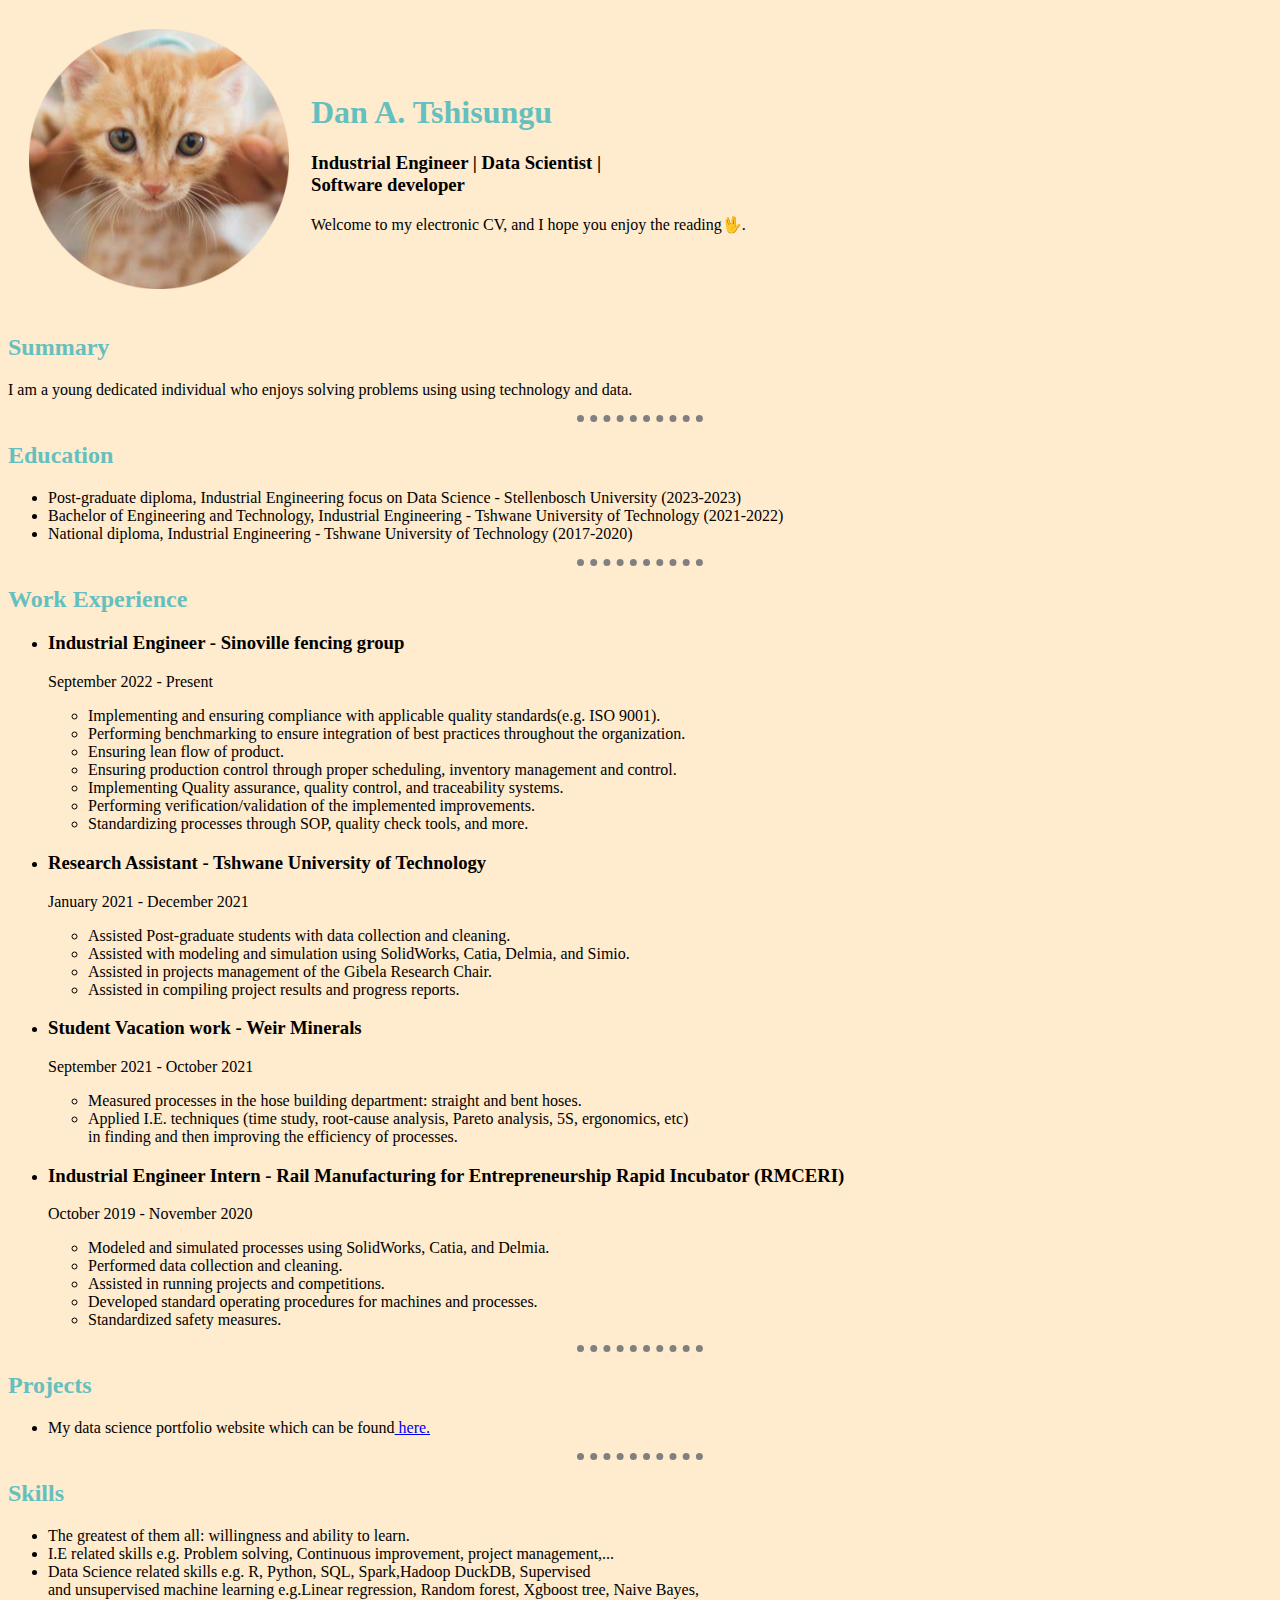
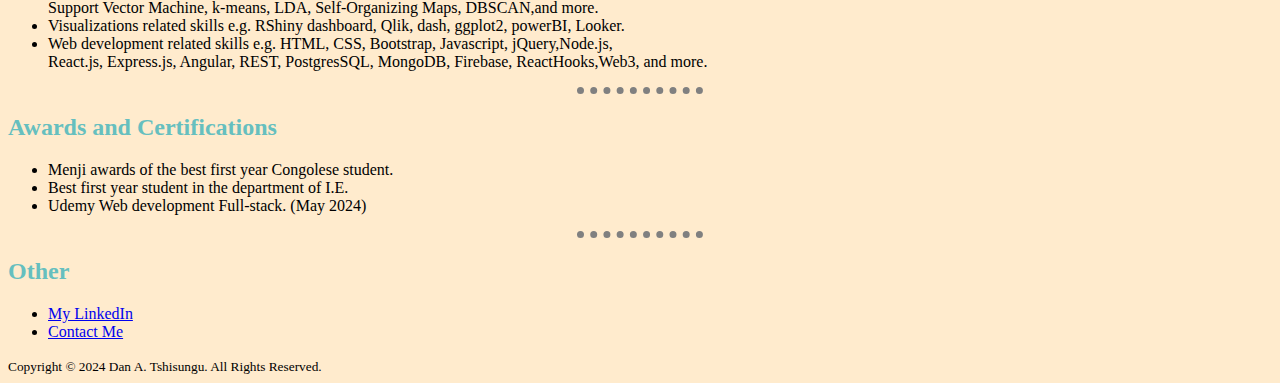
<file: 1. Initial HTML Resume/index.html>
<!DOCTYPE html>
<html lang="en">
<!-- HEAD SECTION -->
<head>
    <meta charset="UTF-8">
    <meta name="viewport" content="width=device-width, initial-scale=1.0">
    <title>My Resume</title>
    <link rel="stylesheet" href="./style.css">


</head>
<!-- BODY SECTION -->
<body>
    <table cellspacing="20">
        <tr>
            <td><img src="./assets/images/profile.png" alt="Dan's profile picture"/>

            </td>
            <td><h1>Dan A. Tshisungu </h1>
                <p><h3>Industrial Engineer | Data Scientist |<br> Software developer</h3></p>
                <p>Welcome to my electronic CV, and I hope you enjoy the reading🖖.</p>
            </td>
        </tr>
   
    </table>
    <h2>Summary</h2>
    <p>I am a young dedicated individual who enjoys solving problems using using technology and data.</p>
    <hr>
    <h2>Education</h2>
        <ul>
            <li>Post-graduate diploma, Industrial Engineering focus on Data Science - Stellenbosch University (2023-2023)</li>
            <li>Bachelor of Engineering and Technology, Industrial Engineering - Tshwane University of Technology (2021-2022)</li>
            <li>National diploma, Industrial Engineering  - Tshwane University of Technology (2017-2020)</li>
        </ul>
    <hr>
    <h2>Work Experience</h2>
        <ul>
            <li><h3>Industrial Engineer - Sinoville fencing group</h3>
                September 2022 - Present
                <p>
                <ul>
                    <li>Implementing and ensuring compliance with applicable quality standards(e.g. ISO 9001).</li>
                    <li>Performing benchmarking to ensure integration of best practices throughout the organization.</li>
                    <li>Ensuring lean flow of product.</li>
                    <li>Ensuring production control through proper scheduling, inventory management and control.</li>
                    <li>Implementing Quality assurance, quality control, and traceability systems.</li>
                    <li>Performing verification/validation of the implemented improvements.</li>
                    <li>Standardizing processes through SOP, quality check tools, and more.</li>
                    
                </ul>
                </p>
            </li>

            <li><h3>Research Assistant - Tshwane University of Technology</h3>
                January 2021 - December 2021
                <p>
                    <ul>
                        <li>Assisted Post-graduate students with data collection and cleaning.</li>
                        <li>Assisted with modeling and simulation using SolidWorks, Catia, Delmia, and Simio.</li>
                        <li>Assisted in projects management of the Gibela Research Chair.</li>
                        <li>Assisted in compiling project results and progress reports.</li>
                    
                    </ul>
                </p>
            </li>

            <li><h3>Student Vacation work - Weir Minerals</h3>
                September 2021 - October 2021
                <p>
                    <ul>
                        <li>Measured processes in the hose building department: straight and bent hoses.</li>
                        <li>Applied I.E. techniques (time study, root-cause analysis, Pareto analysis, 5S, ergonomics, etc)  <br>
                            in finding and then improving the efficiency of processes.</li>
                    
                    </ul>
                </p>
            </li>

            <li><h3>Industrial Engineer Intern - Rail Manufacturing for Entrepreneurship Rapid Incubator (RMCERI)</h3>
                October 2019 - November 2020
                <p>
                    <ul>
                        <li>Modeled and simulated processes using SolidWorks, Catia, and Delmia.</li>
                        <li>Performed data collection and cleaning.</li>
                        <li>Assisted in running projects and competitions.</li>
                        <li>Developed standard operating procedures for machines and processes.</li>
                        <li>Standardized safety measures.</li>
                        
                    </ul>
                </p>
            </li>

        </ul>
        <hr>
    <h2>Projects</h2> 
        <ul>
            <li>My data science portfolio website which can be found<a href="https://dan-blogsite.netlify.app/"> here.</a></li>
    
        </ul>
    <hr>
    <h2>Skills</h2> 
        <ul>
            <li>The greatest of them all: willingness and ability to learn.</li>
            <li>I.E related skills e.g. Problem solving, Continuous improvement, project management,...</li>
            <li>Data Science related skills e.g. R, Python, SQL, Spark,Hadoop DuckDB, Supervised <br>and unsupervised machine learning e.g.Linear regression, Random forest, Xgboost tree, Naive Bayes, <br> Support Vector Machine, k-means, LDA, Self-Organizing Maps, DBSCAN,and more. </li>
            <li>Visualizations related skills e.g. RShiny dashboard, Qlik, dash, ggplot2, powerBI, Looker.</li>
            <li>Web development related skills e.g. HTML, CSS, Bootstrap, Javascript, jQuery,Node.js,<br> React.js, Express.js, Angular, REST, PostgresSQL, MongoDB, Firebase, ReactHooks,Web3, and more.</li>
        </ul>
    <hr>
    <h2>Awards and Certifications</h2>
        <ul>
            <li>Menji awards of the best first year Congolese student.</li>
            <li>Best first year student in the department of I.E.</li>
            <li>Udemy Web development Full-stack. (May 2024)</li>
        </ul>
    <hr>
    <h2>Other</h2>
        <ul>
            <li><a href="https://www.linkedin.com/in/dan-tshisungu-5772a3168/">My LinkedIn</a></li>
            <li><a href="./public/contact.html">Contact Me</a></li>
        </ul>
</body>
<footer>
    <small>Copyright © 2024 Dan A. Tshisungu. All Rights Reserved.</small>
</footer>
</html>
</file>
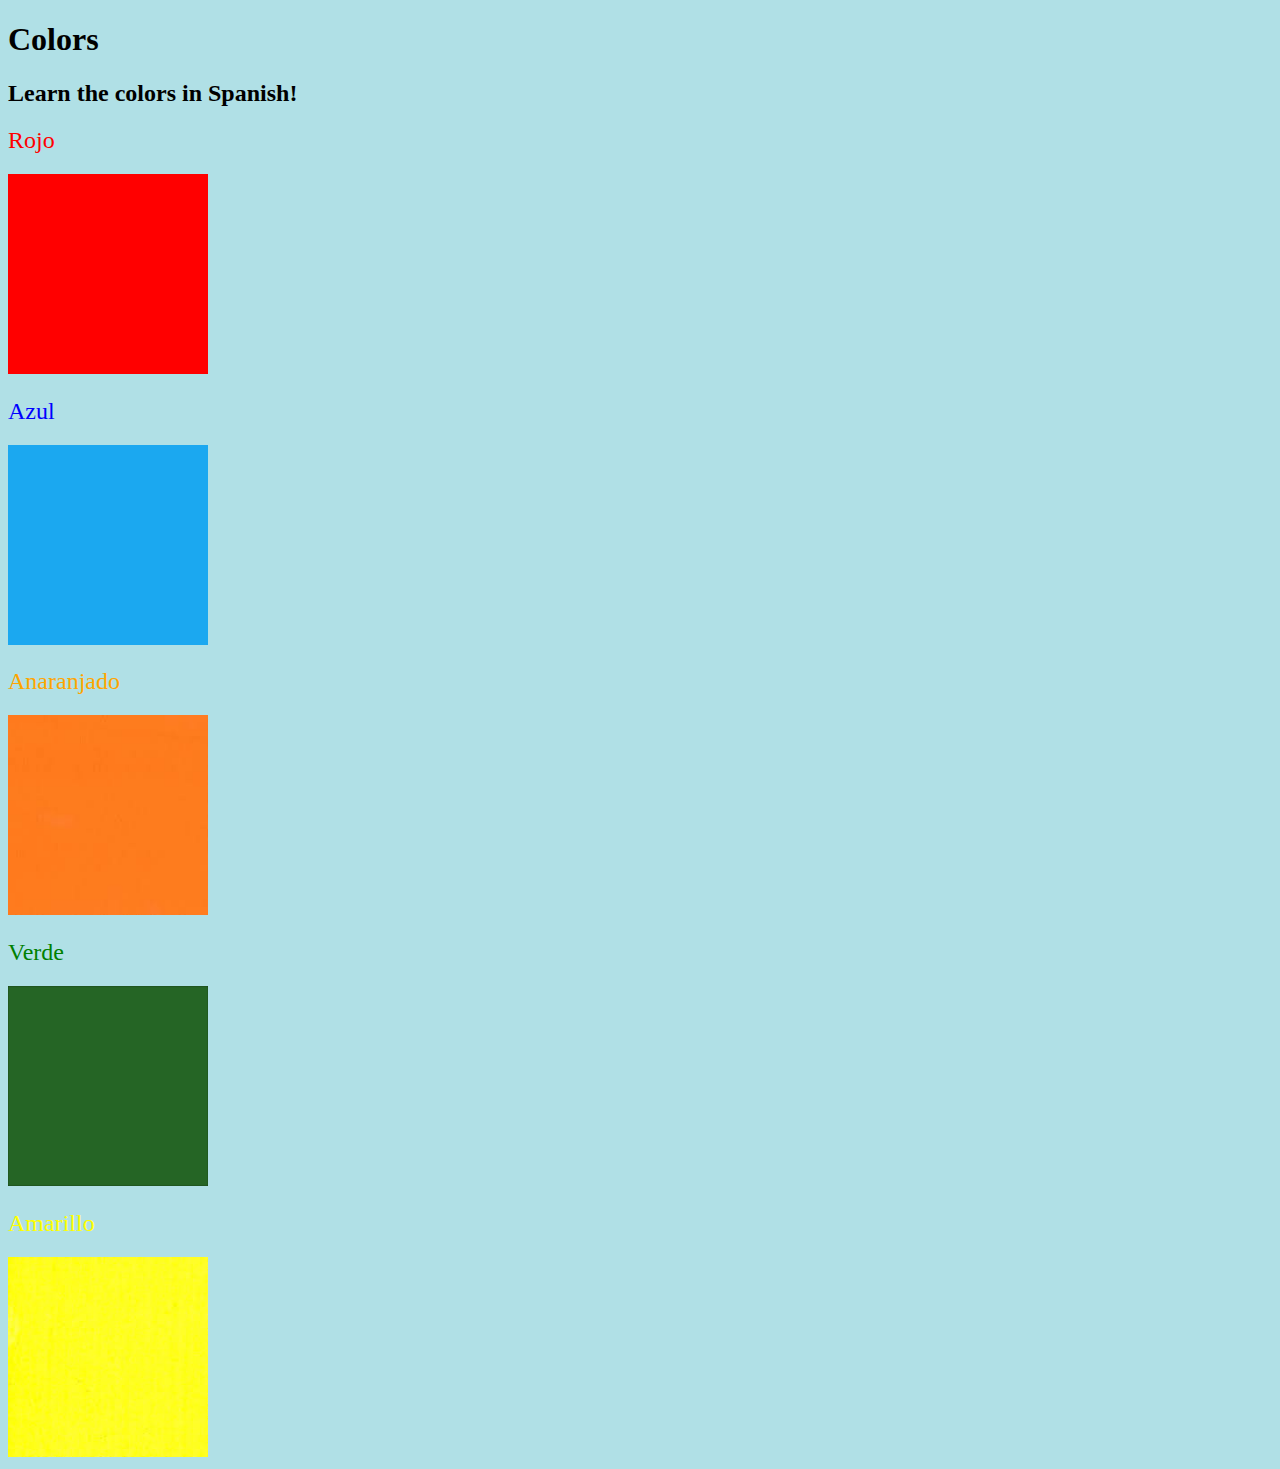
<file: 2. Color vocabulary Intro CSS/index.html>
<!DOCTYPE html>
<html lang="en">
  <head>
    <meta charset="UTF-8" />
    <title>Spanish Vocabulary</title>
    <link rel="stylesheet" href="./style.css" />
  </head>

  <body>
    <h1>Colors</h1>
    <h2>Learn the colors in Spanish!</h2>
    <h2 class="color-title" id="red">Rojo</h2>
    <img src="./assets/images/red.png" alt="red" />

    <h2 class="color-title" id="blue">Azul</h2>
    <img src="./assets/images/blue.png" alt="blue" />

    <h2 class="color-title" id="orange">Anaranjado</h2>
    <img src="./assets/images/orange.png" alt="orange" />

    <h2 class="color-title" id="green">Verde</h2>
    <img src="./assets/images/green.png" alt="green" />

    <h2 class="color-title" id="yellow">Amarillo</h2>
    <img src="./assets/images/yellow.png" alt="yellow" />
  </body>
</html>

<!-- 
TODOs
IMPORTANT: You should not need to make ANY CHANGES to index.html
All code should be written in your CSS file.

1. Create a CSS file and incorporate it as an external stylesheet.
2. Use CSS to style each of the color titles to meaning. 
Hint: Use the id to help if you don't know the words in spanish.
3. Use CSS to change all the color titles to have "font-weight: normal;"
4. Use CSS (not HTML) to make all the images 200px heigh and 200px wide. 
Hint: 
https://developer.mozilla.org/en-US/docs/Web/CSS/height
https://developer.mozilla.org/en-US/docs/Web/CSS/width
-->
</file>
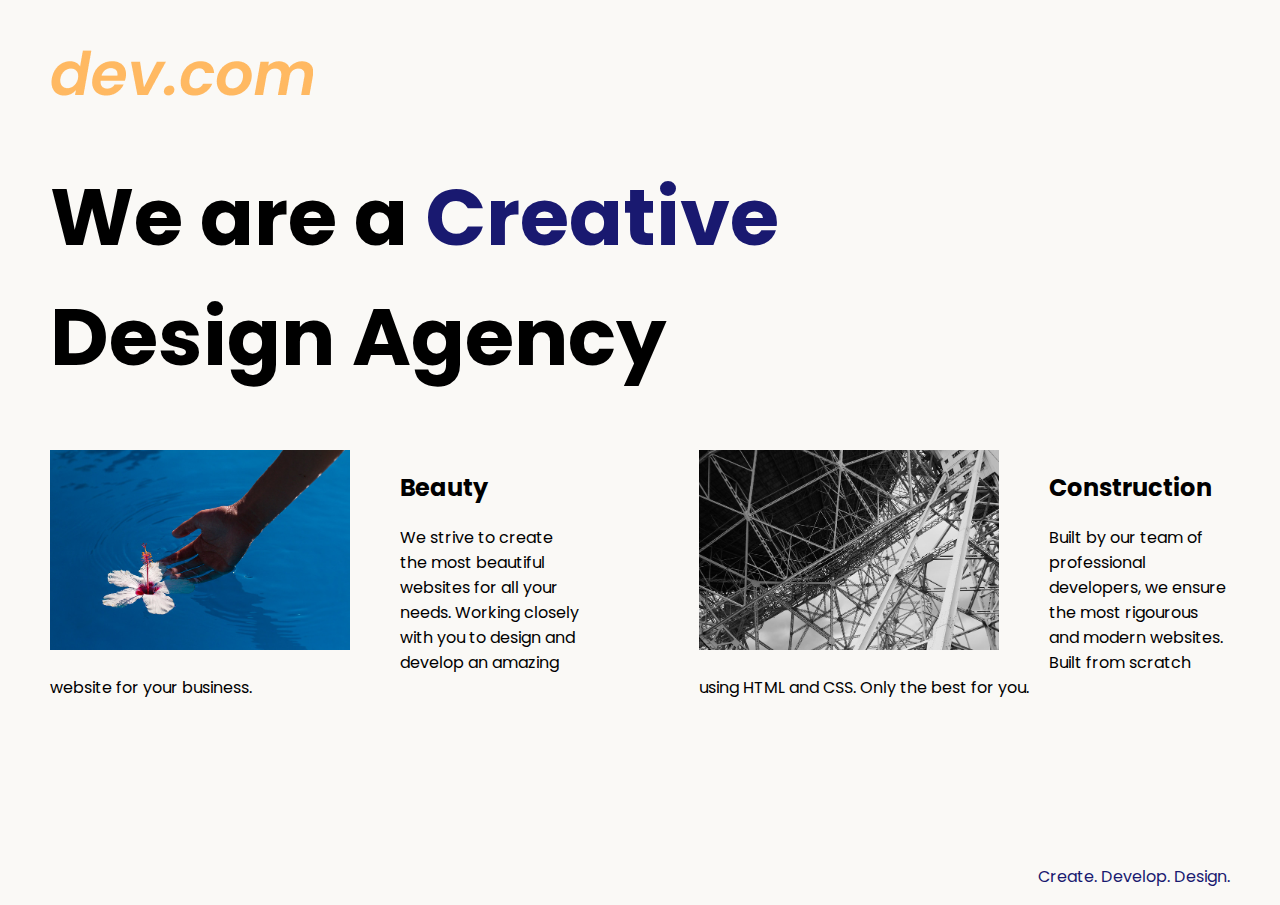
<file: 3. Web Design Agency -media query/index.html>
<!DOCTYPE html>
<html lang="en">

<head>
  <meta charset="UTF-8">
  <meta name="viewport" content="width=device-width, initial-scale=1.0">
  <title>Agency</title>
  <link rel="stylesheet" href="./style.css">
  <link rel="preconnect" href="https://fonts.googleapis.com">
  <link rel="preconnect" href="https://fonts.gstatic.com" crossorigin>
  <link href="https://fonts.googleapis.com/css2?family=Poppins:wght@400;700&display=swap" rel="stylesheet">
</head>

<body>
  <div class="main">
    <img class="logo" src="./assets/images/logo.png" alt="logo">
    <h1>We are a <span class="creative">Creative</span> <br /> Design Agency</h1>
    <div class="left card"><img class="tile-image" src="./assets/images/beautiful.jpg" alt="hand and flower in water">
      <h2 class="card-title">Beauty</h2>
      <p class="card-text">We strive to create the most beautiful websites for all your needs. Working closely with you
        to
        design and
        develop an amazing website for your business.</p>
    </div>

    <div class="right card"><img class="tile-image" src="./assets/images/construction.jpg" alt="metal structure">
      <h2 class="card-title">Construction</h2>
      <p>Built by our team of professional developers, we ensure the most rigourous and modern websites. Built from
        scratch using HTML and CSS. Only the best for you.</p>
    </div>

  </div>
  <footer>
    <p>Create. Develop. Design.</p>
  </footer>
</body>

</html>
</file>
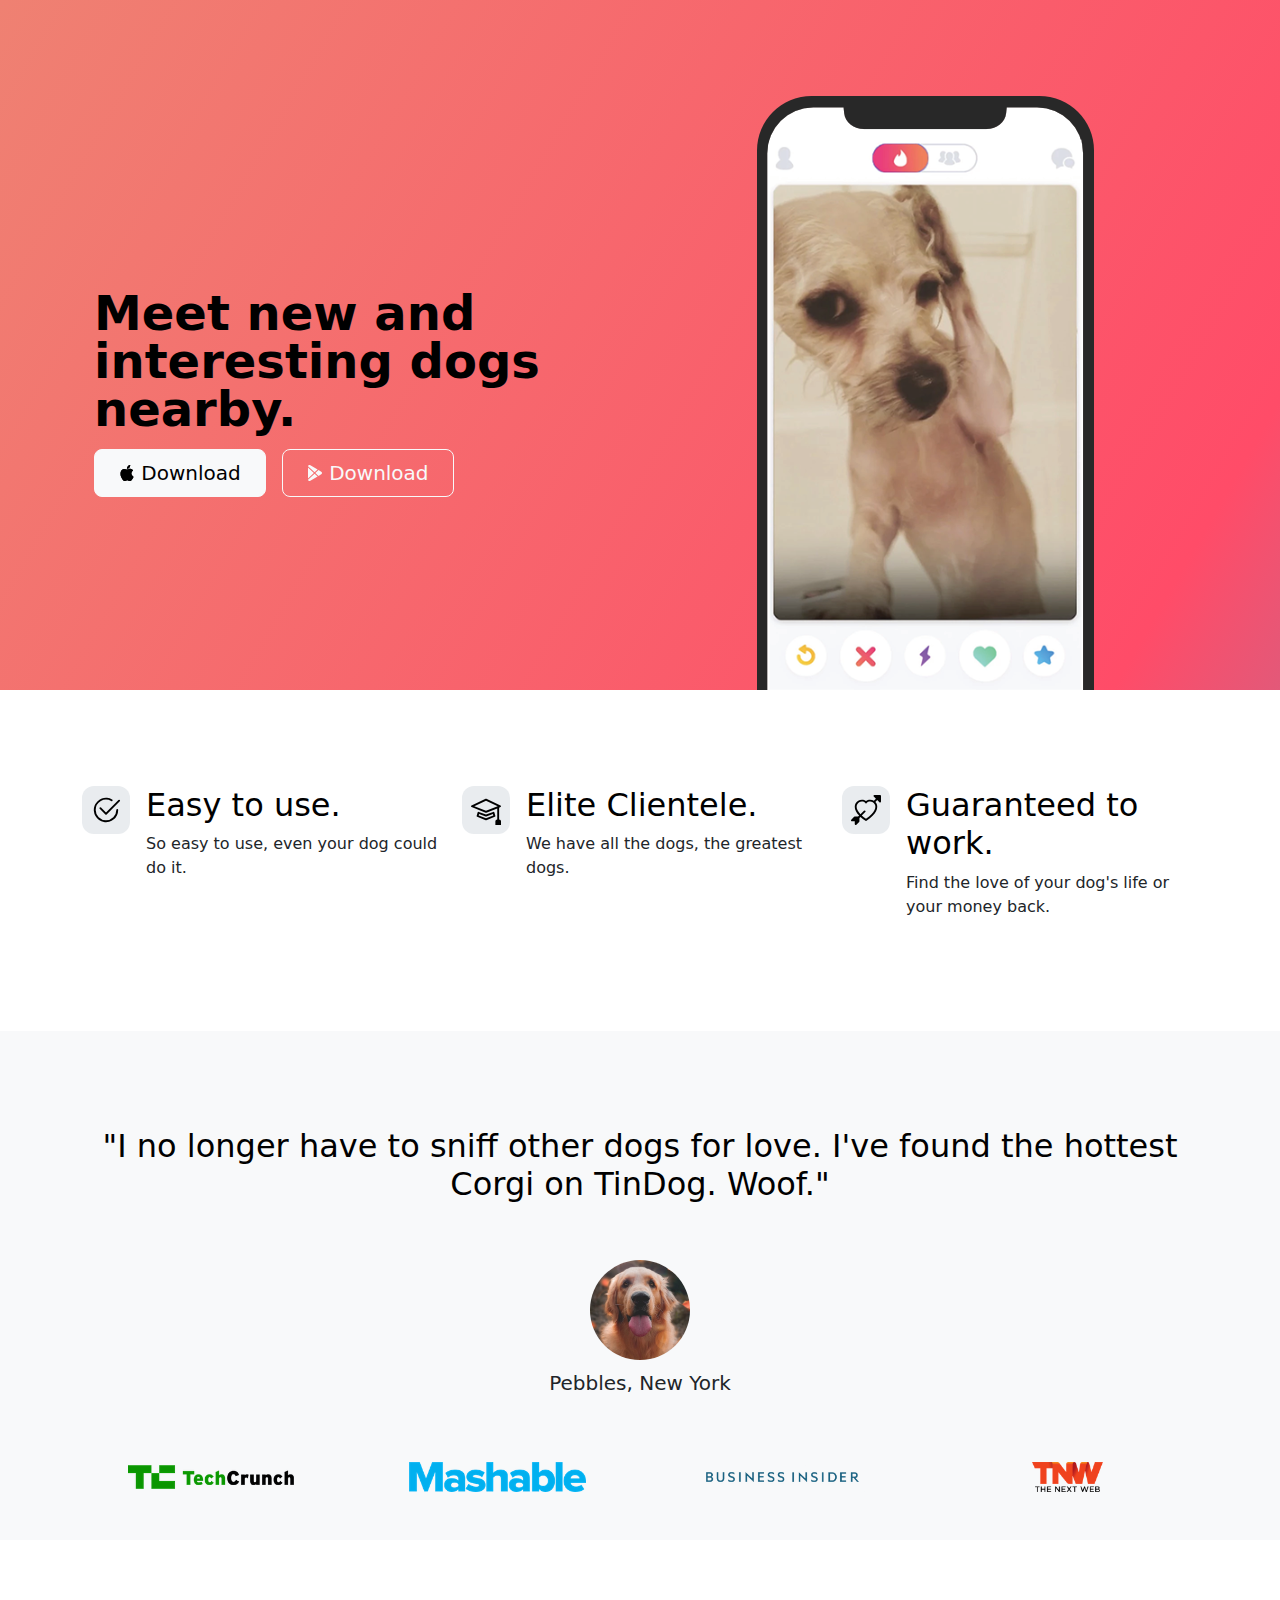
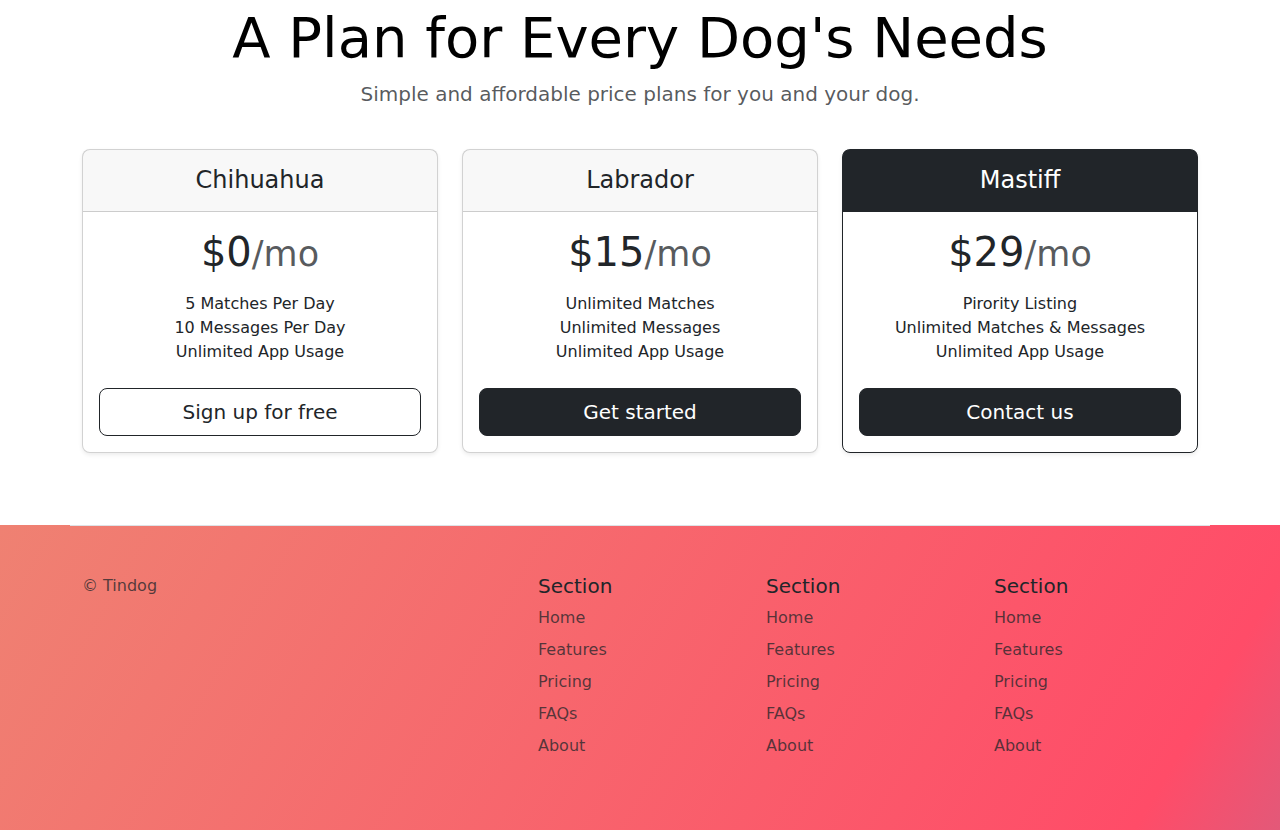
<file: 4. TinderDog HTML, CSS, Bootstrap/index.html>
<!DOCTYPE html>
<html lang="en">

<head>
  <meta charset="UTF-8">
  <meta name="viewport" content="width=device-width, initial-scale=1.0">
  <title>TinDog</title>
  <link href="https://cdn.jsdelivr.net/npm/bootstrap@5.3.3/dist/css/bootstrap.min.css" rel="stylesheet" integrity="sha384-QWTKZyjpPEjISv5WaRU9OFeRpok6YctnYmDr5pNlyT2bRjXh0JMhjY6hW+ALEwIH" crossorigin="anonymous">
  <link rel="stylesheet" href="./css/style.css"
</head>

<body>

  <!-- Title -->
   <!-- We added CSS after bootstrap for priority, added the class inside section and not container-->
  <section id="title" class="gradient-background">
    <div class="container col-xxl-8 px-4 pt-5">
      <div class="row flex-lg-row-reverse align-items-center g-5 pt-5">
        <div class="col-10 col-sm-8 col-lg-6">
          <img src="./images/iphone.png" class="d-block mx-lg-auto img-fluid" alt="tindog app demo" height="200" loading="lazy">
        </div>
        <div class="col-lg-6">
          <h1 class="display-5 fw-bold text-body-emphasis lh-1 mb-3">Meet new and interesting dogs nearby.</h1>
    
          <div class="d-grid gap-2 d-md-flex justify-content-md-start">
            <button type="button" class="btn btn-light btn-lg px-4 me-md-2"><svg xmlns="http://www.w3.org/2000/svg" width="16" height="16" fill="currentColor"
              class="bi bi-apple mb-1" viewBox="0 0 16 16">
              <path
                d="M11.182.008C11.148-.03 9.923.023 8.857 1.18c-1.066 1.156-.902 2.482-.878 2.516.024.034 1.52.087 2.475-1.258.955-1.345.762-2.391.728-2.43Zm3.314 11.733c-.048-.096-2.325-1.234-2.113-3.422.212-2.189 1.675-2.789 1.698-2.854.023-.065-.597-.79-1.254-1.157a3.692 3.692 0 0 0-1.563-.434c-.108-.003-.483-.095-1.254.116-.508.139-1.653.589-1.968.607-.316.018-1.256-.522-2.267-.665-.647-.125-1.333.131-1.824.328-.49.196-1.422.754-2.074 2.237-.652 1.482-.311 3.83-.067 4.56.244.729.625 1.924 1.273 2.796.576.984 1.34 1.667 1.659 1.899.319.232 1.219.386 1.843.067.502-.308 1.408-.485 1.766-.472.357.013 1.061.154 1.782.539.571.197 1.111.115 1.652-.105.541-.221 1.324-1.059 2.238-2.758.347-.79.505-1.217.473-1.282Z" />
              <path
                d="M11.182.008C11.148-.03 9.923.023 8.857 1.18c-1.066 1.156-.902 2.482-.878 2.516.024.034 1.52.087 2.475-1.258.955-1.345.762-2.391.728-2.43Zm3.314 11.733c-.048-.096-2.325-1.234-2.113-3.422.212-2.189 1.675-2.789 1.698-2.854.023-.065-.597-.79-1.254-1.157a3.692 3.692 0 0 0-1.563-.434c-.108-.003-.483-.095-1.254.116-.508.139-1.653.589-1.968.607-.316.018-1.256-.522-2.267-.665-.647-.125-1.333.131-1.824.328-.49.196-1.422.754-2.074 2.237-.652 1.482-.311 3.83-.067 4.56.244.729.625 1.924 1.273 2.796.576.984 1.34 1.667 1.659 1.899.319.232 1.219.386 1.843.067.502-.308 1.408-.485 1.766-.472.357.013 1.061.154 1.782.539.571.197 1.111.115 1.652-.105.541-.221 1.324-1.059 2.238-2.758.347-.79.505-1.217.473-1.282Z" />
              </svg> Download</button>
            <button type="button" class="btn btn-outline-light btn-lg px-4"><svg xmlns="http://www.w3.org/2000/svg" width="16" height="16" fill="currentColor"
              class="bi bi-google-play mb-1" viewBox="0 0 16 16">
            <path
                d="M14.222 9.374c1.037-.61 1.037-2.137 0-2.748L11.528 5.04 8.32 8l3.207 2.96 2.694-1.586Zm-3.595 2.116L7.583 8.68 1.03 14.73c.201 1.029 1.36 1.61 2.303 1.055l7.294-4.295ZM1 13.396V2.603L6.846 8 1 13.396ZM1.03 1.27l6.553 6.05 3.044-2.81L3.333.215C2.39-.341 1.231.24 1.03 1.27Z" />
            </svg> Download</button>
          </div>
        </div>
      </div>
    </div>
  </section>
  <!-- Features -->
  <section id="features">
    <div class="container mt-5">
    <div class="row g-4 py-5 row-cols-1 row-cols-lg-3">
      <div class="col d-flex align-items-start">
        <div class="icon-square text-body-emphasis bg-body-secondary d-inline-flex align-items-center justify-content-center fs-4 flex-shrink-0 me-3">
          <svg xmlns="http://www.w3.org/2000/svg" height="30" fill="currentColor" class="bi bi-check2-circle"
              viewBox="0 0 16 16">
                <path
                d="M2.5 8a5.5 5.5 0 0 1 8.25-4.764.5.5 0 0 0 .5-.866A6.5 6.5 0 1 0 14.5 8a.5.5 0 0 0-1 0 5.5 5.5 0 1 1-11 0z" />
                <path
                d="M15.354 3.354a.5.5 0 0 0-.708-.708L8 9.293 5.354 6.646a.5.5 0 1 0-.708.708l3 3a.5.5 0 0 0 .708 0l7-7z" />
          </svg>
        </div>
        <div>
          <h3 class="fs-2 text-body-emphasis">Easy to use.</h3>
          <p>So easy to use, even your dog could do it.</p>
        
        </div>
      </div>
      <div class="col d-flex align-items-start">
        <div class="icon-square text-body-emphasis bg-body-secondary d-inline-flex align-items-center justify-content-center fs-4 flex-shrink-0 me-3">
          <svg xmlns="http://www.w3.org/2000/svg" height="30" fill="currentColor" class="bi bi-mortarboard" viewBox="0 0 16 16">
            <path d="M8.211 2.047a.5.5 0 0 0-.422 0l-7.5 3.5a.5.5 0 0 0 .025.917l7.5 3a.5.5 0 0 0 .372 0L14 7.14V13a1 1 0 0 0-1 1v2h3v-2a1 1 0 0 0-1-1V6.739l.686-.275a.5.5 0 0 0 .025-.917l-7.5-3.5ZM8 8.46 1.758 5.965 8 3.052l6.242 2.913L8 8.46Z"/>
            <path d="M4.176 9.032a.5.5 0 0 0-.656.327l-.5 1.7a.5.5 0 0 0 .294.605l4.5 1.8a.5.5 0 0 0 .372 0l4.5-1.8a.5.5 0 0 0 .294-.605l-.5-1.7a.5.5 0 0 0-.656-.327L8 10.466 4.176 9.032Zm-.068 1.873.22-.748 3.496 1.311a.5.5 0 0 0 .352 0l3.496-1.311.22.748L8 12.46l-3.892-1.556Z"/>
            </svg>
        </div>
        <div>
          <h3 class="fs-2 text-body-emphasis">Elite Clientele.</h3>
          <p>We have all the dogs, the greatest dogs.</p>
         
        </div>
      </div>
      <div class="col d-flex align-items-start">
        <div class="icon-square text-body-emphasis bg-body-secondary d-inline-flex align-items-center justify-content-center fs-4 flex-shrink-0 me-3">
          <svg xmlns="http://www.w3.org/2000/svg" height="30" fill="currentColor" class="bi bi-arrow-through-heart"
              viewBox="0 0 16 16">
              <path fill-rule="evenodd"
                d="M2.854 15.854A.5.5 0 0 1 2 15.5V14H.5a.5.5 0 0 1-.354-.854l1.5-1.5A.5.5 0 0 1 2 11.5h1.793l.53-.53c-.771-.802-1.328-1.58-1.704-2.32-.798-1.575-.775-2.996-.213-4.092C3.426 2.565 6.18 1.809 8 3.233c1.25-.98 2.944-.928 4.212-.152L13.292 2 12.147.854A.5.5 0 0 1 12.5 0h3a.5.5 0 0 1 .5.5v3a.5.5 0 0 1-.854.354L14 2.707l-1.006 1.006c.236.248.44.531.6.845.562 1.096.585 2.517-.213 4.092-.793 1.563-2.395 3.288-5.105 5.08L8 13.912l-.276-.182a21.86 21.86 0 0 1-2.685-2.062l-.539.54V14a.5.5 0 0 1-.146.354l-1.5 1.5Zm2.893-4.894A20.419 20.419 0 0 0 8 12.71c2.456-1.666 3.827-3.207 4.489-4.512.679-1.34.607-2.42.215-3.185-.817-1.595-3.087-2.054-4.346-.761L8 4.62l-.358-.368c-1.259-1.293-3.53-.834-4.346.761-.392.766-.464 1.845.215 3.185.323.636.815 1.33 1.519 2.065l1.866-1.867a.5.5 0 1 1 .708.708L5.747 10.96Z" />
          </svg>
        </div>
        <div>
          <h3 class="fs-2 text-body-emphasis">Guaranteed to work.</h3>
          <p>Find the love of your dog's life or your money back.</p>
          
        </div>
      </div>
    </div>
  </div>
  </section>
  <!-- Testimonial -->
  <section id="testimonial">
    <div class="my-5">
      <div class="p-5 text-center bg-body-tertiary">
        <div class="container py-5">
          <h2 class="text-body-emphasis">"I no longer have to sniff other dogs for love. I've found the hottest Corgi on
            TinDog. Woof."</h2>
          <img class="profile-img mt-5" src="./images/dog-img.jpg" alt="dog image">
          <p class="col-lg-8 mx-auto lead mt-2">
            Pebbles, New York
          </p>
        </div>

        <div class="container">
          <div class="row">
            <div class="col-lg-3 col-sm-12">
              <img src="./images/techcrunch.png" alt="techcrunch" height="30">
            </div>
            <div class="col-lg-3 col-sm-12">
              <img src="./images/mashable.png" alt="mashable" height="30">
            </div>
            <div class="col-lg-3 col-sm-12">
              <img src="./images/bizinsider.png" alt="bizinsider" height="30">
            </div>
            <div class="col-lg-3 col-sm-12">
              <img src="./images/tnw.png" alt="tnw" height="30">
            </div>
          </div>
        </div>
      </div>
    </div>

  </section>
  <!-- Pricing -->
  <section id="pricing">
    <div class="container">
      <div class="pricing-header p-3 pb-md-4 mx-auto text-center">
        <h2 class="display-4 fw-normal text-body-emphasis">A Plan for Every Dog's Needs</h2>
        <p class="fs-5 text-body-secondary">
          Simple and affordable price plans for you and your dog.</p>
      </div>
      <div class="row row-cols-1 row-cols-md-3 mb-3 text-center">
        <div class="col">
          <div class="card mb-4 rounded-3 shadow-sm">
            <div class="card-header py-3">
              <h4 class="my-0 fw-normal">Chihuahua</h4>
            </div>
            <div class="card-body">
              <h1 class="card-title pricing-card-title">$0<small class="text-body-secondary fw-light">/mo</small></h1>
              <ul class="list-unstyled mt-3 mb-4">
                <li>5 Matches Per Day</li>
                <li>10 Messages Per Day</li>
                <li>Unlimited App Usage</li>
              </ul>
              <button type="button" class="w-100 btn btn-lg btn-outline-dark">Sign up for free</button>
            </div>
          </div>
        </div>
        <div class="col">
          <div class="card mb-4 rounded-3 shadow-sm">
            <div class="card-header py-3">
              <h4 class="my-0 fw-normal">Labrador</h4>
            </div>
            <div class="card-body">
              <h1 class="card-title pricing-card-title">$15<small class="text-body-secondary fw-light">/mo</small></h1>
              <ul class="list-unstyled mt-3 mb-4">
                <li>Unlimited Matches</li>
                <li>Unlimited Messages</li>
                <li>Unlimited App Usage</li>
              </ul>
              <button type="button" class="w-100 btn btn-lg btn-dark">Get started</button>
            </div>
          </div>
        </div>
        <div class="col">
          <div class="card mb-4 rounded-3 shadow-sm border-dark">
            <div class="card-header py-3 text-bg-dark border-dark">
              <h4 class="my-0 fw-normal">Mastiff</h4>
            </div>
            <div class="card-body">
              <h1 class="card-title pricing-card-title">$29<small class="text-body-secondary fw-light">/mo</small></h1>
              <ul class="list-unstyled mt-3 mb-4">
                <li>Pirority Listing</li>
                <li>Unlimited Matches & Messages</li>
                <li>Unlimited App Usage</li>
              </ul>
              <button type="button" class="w-100 btn btn-lg btn-dark">Contact us</button>
            </div>
          </div>
        </div>
      </div>
    </div>
  </section>
  <!-- Footer -->
  <section id="contact" class="gradient-background">
    <div class="container ">
      <footer class="row row-cols-1 row-cols-sm-2 row-cols-md-5 py-5 mt-5 border-top">
        <div class="col mb-3">

          <p class="text-body-secondary">© Tindog</p>
        </div>

        <div class="col mb-3">

        </div>

        <div class="col mb-3">
          <h5>Section</h5>
          <ul class="nav flex-column">
            <li class="nav-item mb-2"><a href="#" class="nav-link p-0 text-body-secondary">Home</a></li>
            <li class="nav-item mb-2"><a href="#" class="nav-link p-0 text-body-secondary">Features</a></li>
            <li class="nav-item mb-2"><a href="#" class="nav-link p-0 text-body-secondary">Pricing</a></li>
            <li class="nav-item mb-2"><a href="#" class="nav-link p-0 text-body-secondary">FAQs</a></li>
            <li class="nav-item mb-2"><a href="#" class="nav-link p-0 text-body-secondary">About</a></li>
          </ul>
        </div>

        <div class="col mb-3">
          <h5>Section</h5>
          <ul class="nav flex-column">
            <li class="nav-item mb-2"><a href="#" class="nav-link p-0 text-body-secondary">Home</a></li>
            <li class="nav-item mb-2"><a href="#" class="nav-link p-0 text-body-secondary">Features</a></li>
            <li class="nav-item mb-2"><a href="#" class="nav-link p-0 text-body-secondary">Pricing</a></li>
            <li class="nav-item mb-2"><a href="#" class="nav-link p-0 text-body-secondary">FAQs</a></li>
            <li class="nav-item mb-2"><a href="#" class="nav-link p-0 text-body-secondary">About</a></li>
          </ul>
        </div>

        <div class="col mb-3">
          <h5>Section</h5>
          <ul class="nav flex-column">
            <li class="nav-item mb-2"><a href="#" class="nav-link p-0 text-body-secondary">Home</a></li>
            <li class="nav-item mb-2"><a href="#" class="nav-link p-0 text-body-secondary">Features</a></li>
            <li class="nav-item mb-2"><a href="#" class="nav-link p-0 text-body-secondary">Pricing</a></li>
            <li class="nav-item mb-2"><a href="#" class="nav-link p-0 text-body-secondary">FAQs</a></li>
            <li class="nav-item mb-2"><a href="#" class="nav-link p-0 text-body-secondary">About</a></li>
          </ul>
        </div>
      </footer>
    </div>
  </section>
</body>

</html>
</file>
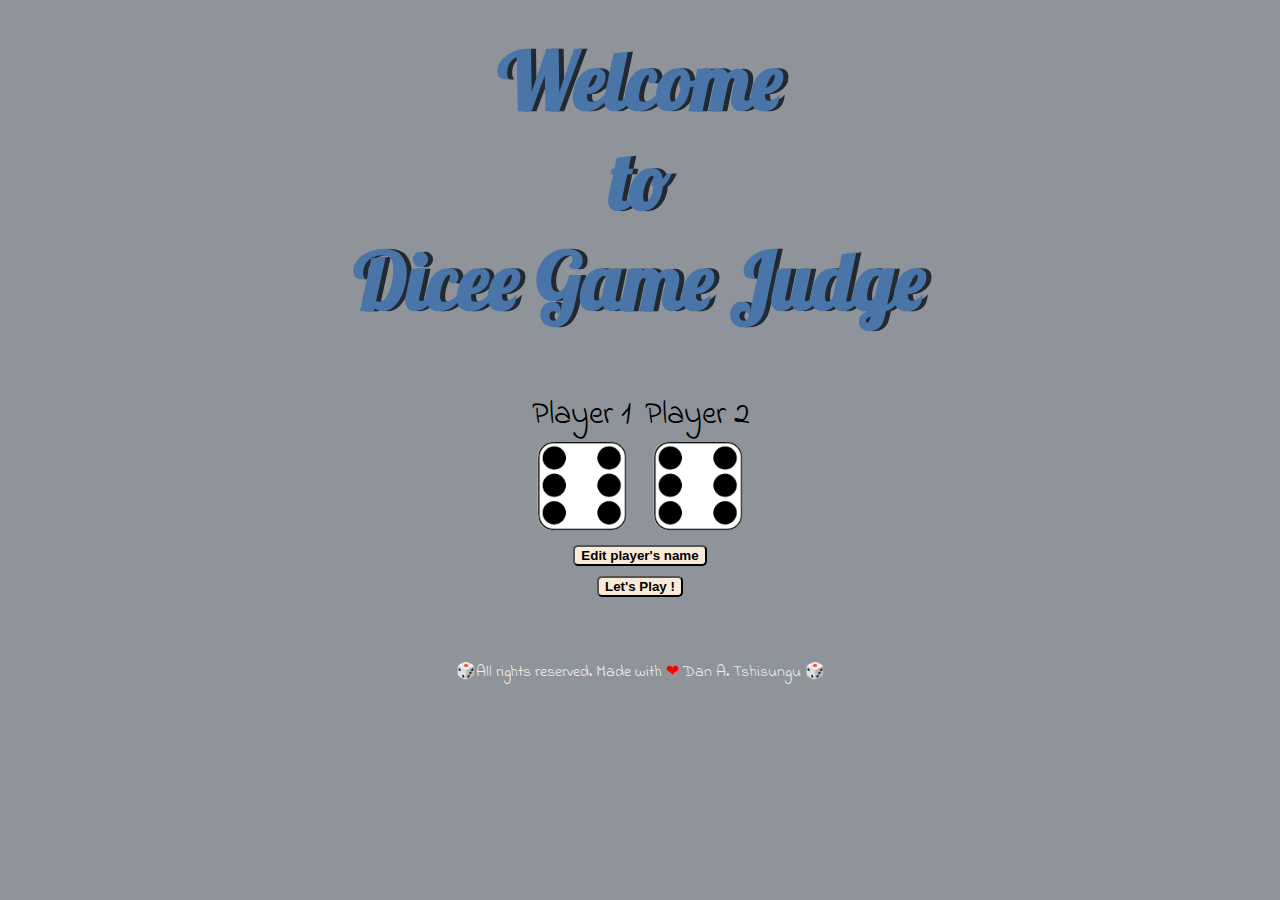
<file: 5. Dicee Game - JS & DOM/index.html>
<!DOCTYPE html>
<html lang="en" dir="ltr">
  <head>
    <meta charset="utf-8" />
    <title>Dicee Game</title>
    <link rel="stylesheet" href="style.css" />
    <link
      href="https://fonts.googleapis.com/css?family=Indie+Flower|Lobster"
      rel="stylesheet"
    />
  </head>
  <body>
    <!-- Container for everything-->
    <div class="container">
      <!-- Title / Welcome message -->
      <h1> Welcome <br> to <br> Dicee Game Judge </h1>
      

      <div class="dice">
        <p class="player1">Player 1</p>
        <img class="img1" src="./images/dice6.png" />
      </div>

      <div class="dice">
        <p class="player2">Player 2</p>
        <img class="img2" src="./images/dice6.png" />
      </div>


      <div class= "Container button">
        <button onclick="editNames()" type = "button" class = "btn"> 
            Edit player's name 
        </button>
      </div>

      <div class= "Container button">
        <button onclick="letsplay()" type = "button" class = "btn"> 
            Let's Play !
        </button>
      </div>


    </div>

    <footer>🎲All rights reserved. Made with <span>❤</span> Dan A. Tshisungu 🎲</footer>

    <script src="index.js"></script>

  </body>
</html>
</file>
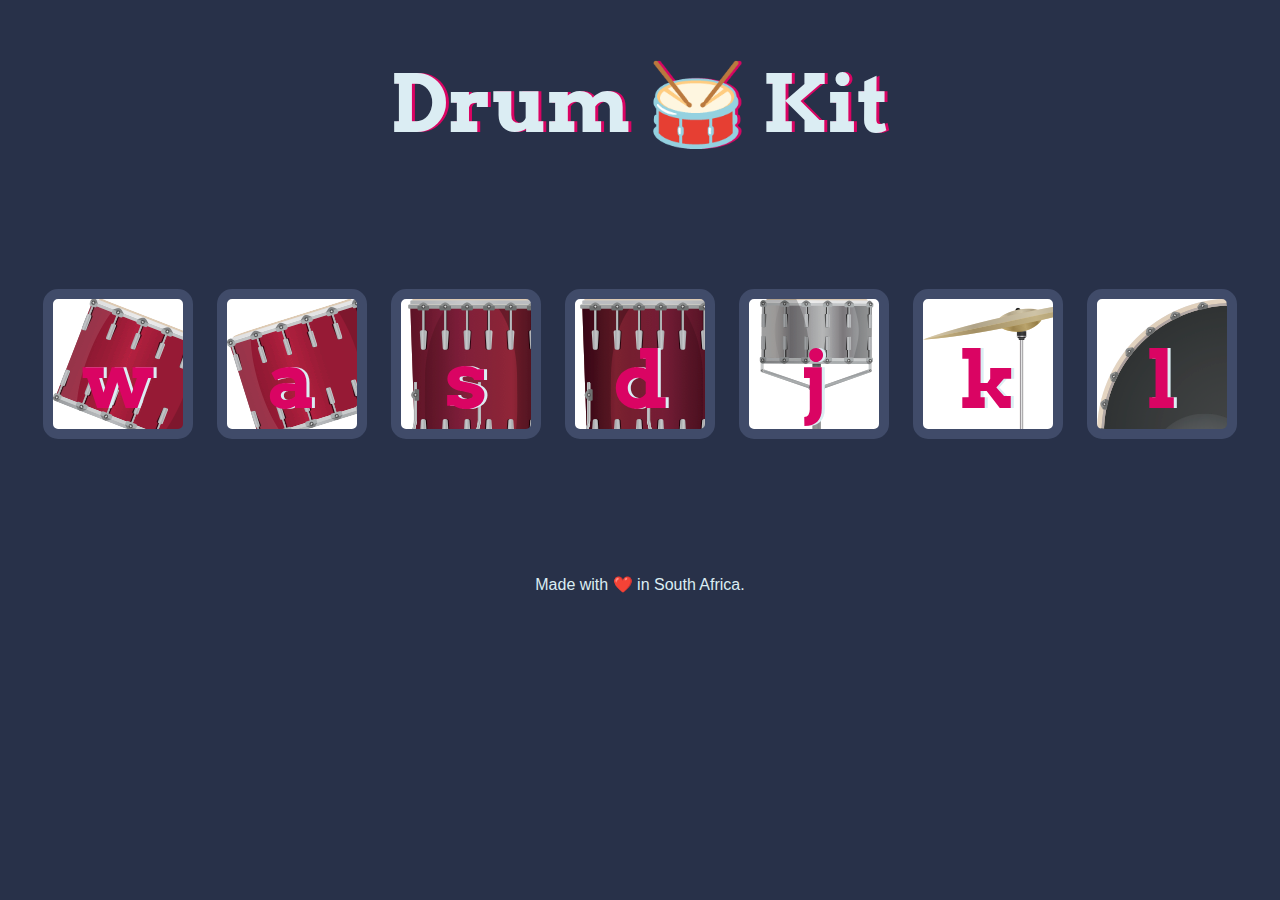
<file: 6. Drum kit - JS events/index.html>
<!DOCTYPE html>
<html lang="en" dir="ltr">

<head>
  <meta charset="utf-8">
  <title>Drum Kit</title>
  <link rel="stylesheet" href="styles.css">
  <link href="https://fonts.googleapis.com/css?family=Arvo" rel="stylesheet">
</head>

<body>

  <h1 id="title">Drum 🥁 Kit</h1>
  <div class="set">
    <button class="w drum">w</button>
    <button class="a drum">a</button>
    <button class="s drum">s</button>
    <button class="d drum">d</button>
    <button class="j drum">j</button>
    <button class="k drum">k</button>
    <button class="l drum">l</button>
  </div>



  <script src="index.js"></script>
</body>
<footer>
  Made with ❤️ in South Africa.
</footer>

</html>
</file>
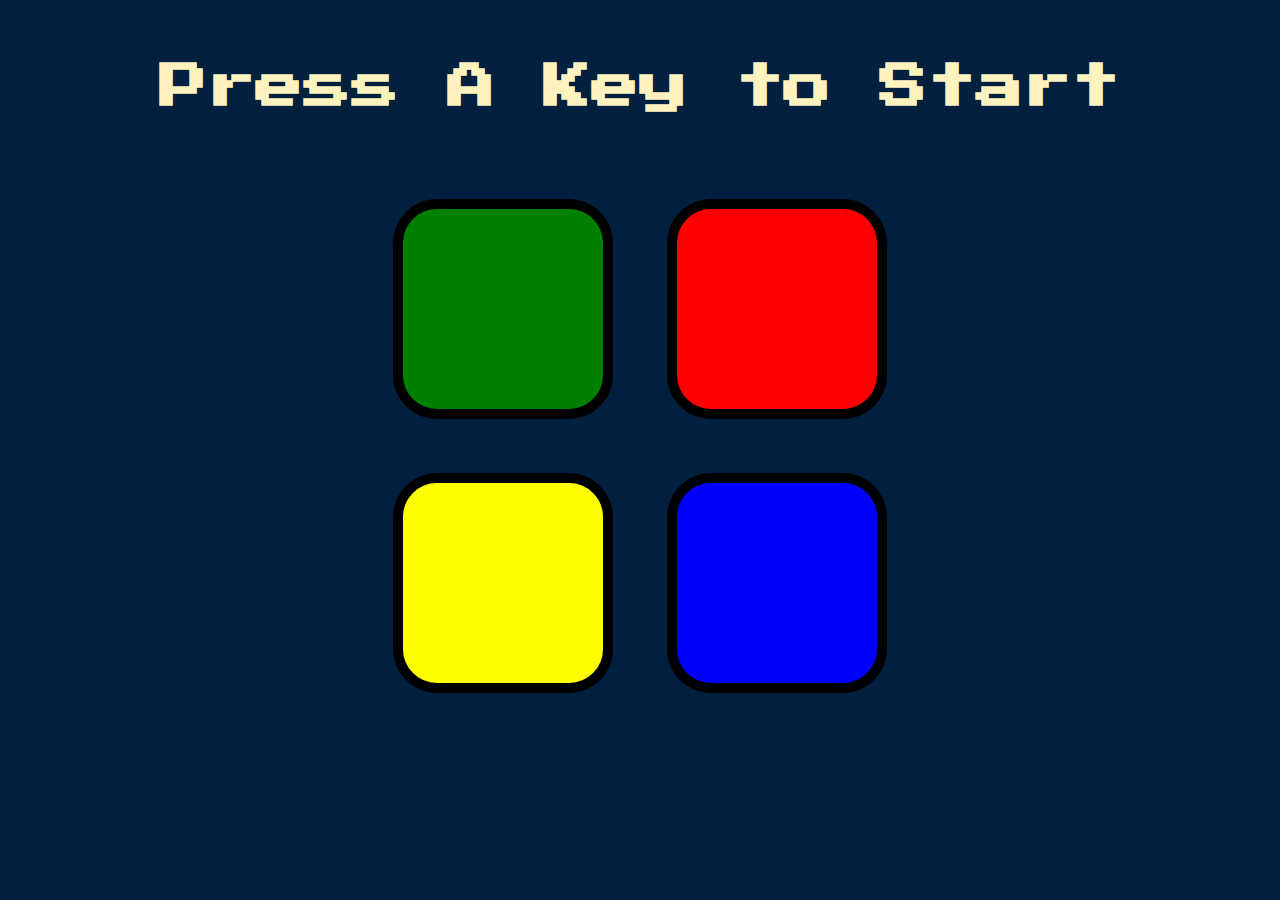
<file: 7. Simon game - JS & jQuery/index.html>
<!DOCTYPE html>
<html lang="en" dir="ltr">

<head>
  <meta charset="utf-8">
  <title>Simon</title>
  <link rel="stylesheet" href="styles.css">
  <link href="https://fonts.googleapis.com/css?family=Press+Start+2P" rel="stylesheet">
</head>

<body>
  <h1 id="level-title">Press A Key to Start</h1>
  <div class="container">
    <div lass="row">

      <div type="button" id="green" class="btn green">

      </div>

      <div type="button" id="red" class="btn red">

      </div>
    </div>

    <div class="row">

      <div type="button" id="yellow" class="btn yellow">

      </div>
      <div type="button" id="blue" class="btn blue">

      </div>

    </div>

  </div>
  <script src="https://ajax.googleapis.com/ajax/libs/jquery/3.7.1/jquery.min.js"></script> 
<script src="game.js"></script>
</body>

</html>
</file>
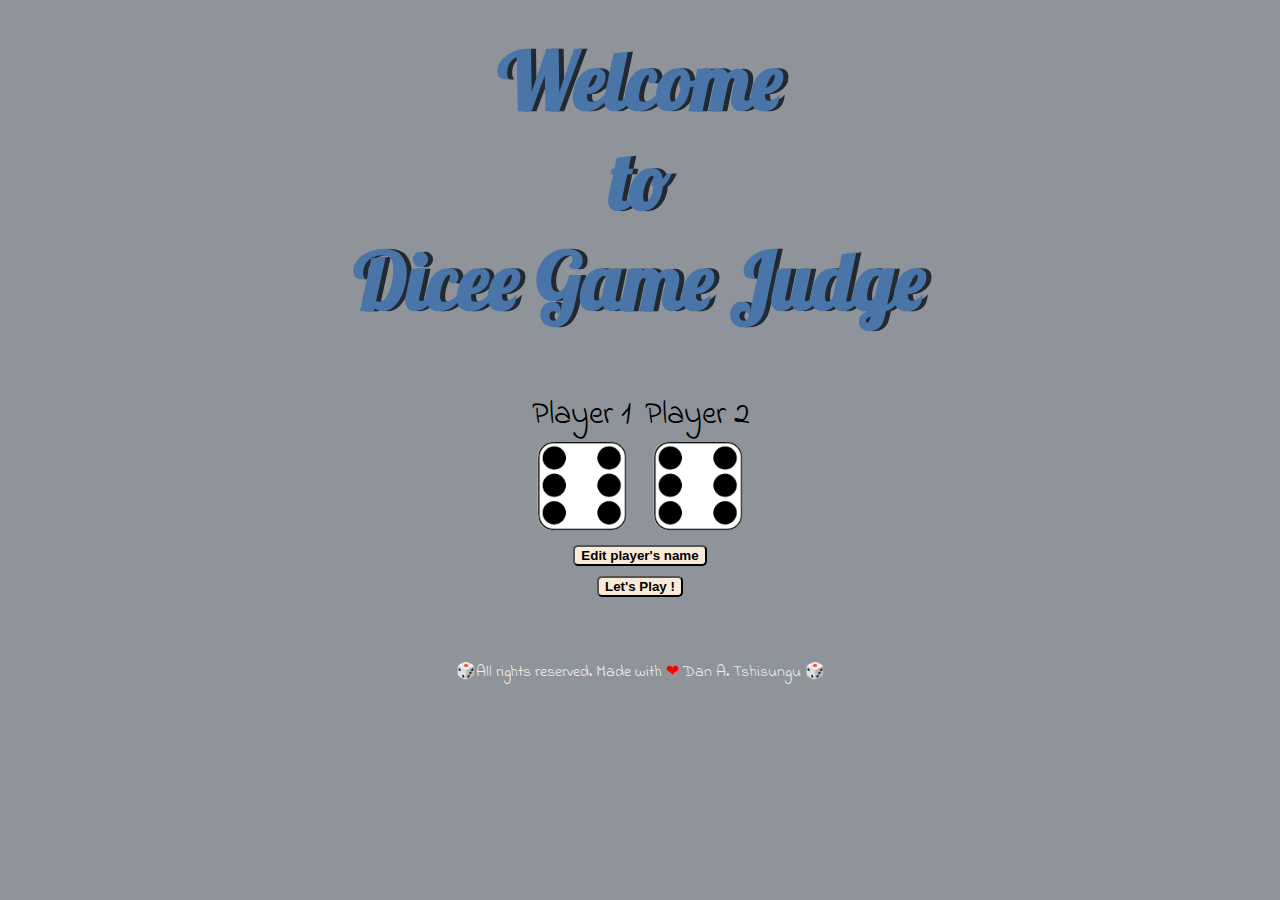
<file: 5. Dicee Game - JS & DOM/dicee.html>
<!DOCTYPE html>
<html lang="en" dir="ltr">
  <head>
    <meta charset="utf-8" />
    <title>Dicee Game</title>
    <link rel="stylesheet" href="styles.css" />
    <link
      href="https://fonts.googleapis.com/css?family=Indie+Flower|Lobster"
      rel="stylesheet"
    />
  </head>
  <body>
    <!-- Container for everything-->
    <div class="container">
      <!-- Title / Welcome message -->
      <h1> Welcome <br> to <br> Dicee Game Judge </h1>
      

      <div class="dice">
        <p class="player1">Player 1</p>
        <img class="img1" src="./images/dice6.png" />
      </div>

      <div class="dice">
        <p class="player2">Player 2</p>
        <img class="img2" src="./images/dice6.png" />
      </div>


      <div class= "Container button">
        <button onclick="editNames()" type = "button" class = "btn"> 
            Edit player's name 
        </button>
      </div>

      <div class= "Container button">
        <button onclick="letsplay()" type = "button" class = "btn"> 
            Let's Play !
        </button>
      </div>


    </div>

    <footer>🎲All rights reserved. Made with <span>❤</span> Dan A. Tshisungu 🎲</footer>

    <script src="script.js"></script>

  </body>
</html>
</file>
<file: 1. Initial HTML Resume/style.css>
body {
    background-color:blanchedalmond;

}

hr {
    border-style: none;
    border-top-style: dotted;
    background-color: blanchedalmond;
    border-width: 7px;
    width: 10%;
}

h1 {
    color: #66BFBF;
}

h2 {
    color: #66BFBF;
}
</file>
<file: 2. Color vocabulary Intro CSS/style.css>
img {
    height: 200px;
    width: 200px;
}

.color-title {
    font-weight: normal;
}

#red {
    color: red;
  }
  
  #blue {
    color: blue;
  }
  
  #orange {
    color: orange;
  }
  
  #green {
    color: green;
  }
  
  #yellow {
    color: yellow;
  }

  html {
    background-color: powderblue;
  }
</file>
<file: 3. Web Design Agency -media query/style.css>
body {
  font-family: "Poppins", sans-serif;
  margin: 50px 50px 0 50px;
  background-color: #faf9f6;
  display: flex;
  flex-direction: column;
  min-height: 95vh;
}
.main {
  flex: 1;
}

h1 {
  font-size: 5rem;
}

footer {
  text-align: right;
  color: midnightblue;
}

.creative {
  color: midnightblue;
}

.tile-image {
  height: 200px;
  float: left;
  margin-right: 50px;
}

.card {
  width: 45%;
}

.left {
  float: left;
}

.right {
  float: right;
}

@media (max-width: 680px) {
  .logo {
    width: 100px;
  }

  h1 {
    font-size: 3.5rem;
    text-align: center;
  }

  .card {
    width: 100%;
    display: block;
    margin-bottom: 30px;
    text-align: justify;
  }

  .card img {
    margin-bottom: 10px;
    width: 100%;
    display: inline;
    object-fit: cover;
  }
}
</file>
<file: 4. TinderDog HTML, CSS, Bootstrap/css/style.css>
.gradient-background {
  background: linear-gradient(300deg, #00bfff, #ff4c68, #ef8172);
  background-size: 180% 180%;
  animation: gradient-animation 18s ease infinite;
}

@keyframes gradient-animation {
  0% {
    background-position: 0% 50%;
  }
  50% {
    background-position: 100% 50%;
  }
  100% {
    background-position: 0% 50%;
  }
}

.icon-square {
  width: 3rem;
  height: 3rem;
  border-radius: 0.75rem;
}

.profile-img {
  border-radius: 50%;
  height: 100px;
}
</file>
<file: 5. Dicee Game - JS & DOM/style.css>
.container {
    width: 70%;
    margin: auto;
    text-align: center;
  }
  
  .dice {
    text-align: center;
    display: inline-block;
  
  }
  
  body {
    background-color: #8f949b;
  }
  
  h1 {
    margin: 30px;
    font-family: 'Lobster', cursive;
    text-shadow: 5px 0 #232931;
    font-size: 5rem;
    color: #4975a8;
  }
  
  p {
    font-size: 2rem;
    color: black;
    font-family: 'Indie Flower', cursive;
    margin-bottom: 2px;
  }
  
  img {
    width: 80%;
  }
  
  footer {
    margin-top: 5%;
    color: #EEEEEE;
    text-align: center;
    font-family: 'Indie Flower', cursive;
  
  }

  span {
    color: red;
  }
  
  .player-form-names {
    margin-top: 30px;
    color: #4975a8;
    font-family: 'Indie Flower', cursive;
  }
  
  button {
    margin-top: 10px;
    background-color: antiquewhite;
    border-radius: 5px;
    font-weight: bold;
  }
</file>
<file: 6. Drum kit - JS events/styles.css>
body {
  text-align: center;
  background-color: #283149;
}

h1 {
  font-size: 5rem;
  color: #DBEDF3;
  font-family: "Arvo", cursive;
  text-shadow: 3px 0 #DA0463;

}

footer {
  color: #DBEDF3;
  font-family: sans-serif;
}

.w {
  background-image: url("./images/tom1.png");
}

.a {
  background-image: url("./images/tom2.png");
}

.s {
  background-image: url("./images/tom3.png");
}

.d {
  background-image: url("./images/tom4.png");
}

.j {
  background-image: url("./images/snare.png");
}

.k {
  background-image: url("./images/crash.png");
}

.l {
  background-image: url("./images/kick.png");
}

.set {
  margin: 10% auto;
}

.game-over {
  background-color: red;
  opacity: 0.8;
}

.pressed {
  box-shadow: 0 3px 4px 0 #DBEDF3;
  opacity: 0.5;
}

.red {
  color: red;
}

.drum {
  outline: none;
  border: 10px solid #404B69;
  font-size: 5rem;
  font-family: 'Arvo', cursive;
  line-height: 2;
  font-weight: 900;
  color: #DA0463;
  text-shadow: 3px 0 #DBEDF3;
  border-radius: 15px;
  display: inline-block;
  width: 150px;
  height: 150px;
  text-align: center;
  margin: 10px;
  background-color: white;
}
</file>
<file: 7. Simon game - JS & jQuery/styles.css>
body {
  text-align: center;
  background-color: #011F3F;
}

#level-title {
  font-family: 'Press Start 2P', cursive;
  font-size: 3rem;
  margin:  5%;
  color: #FEF2BF;
}

.container {
  display: block;
  width: 50%;
  margin: auto;

}

.btn {
  margin: 25px;
  display: inline-block;
  height: 200px;
  width: 200px;
  border: 10px solid black;
  border-radius: 20%;
}

.game-over {
  background-color: red;
  opacity: 0.8;
}

.red {
  background-color: red;
}

.green {
  background-color: green;
}

.blue {
  background-color: blue;
}

.yellow {
  background-color: yellow;
}

.pressed {
  box-shadow: 0 0 20px white;
  background-color: grey;
}
</file>
<file: 5. Dicee Game - JS & DOM/styles.css>
.container {
    width: 70%;
    margin: auto;
    text-align: center;
  }
  
  .dice {
    text-align: center;
    display: inline-block;
  
  }
  
  body {
    background-color: #8f949b;
  }
  
  h1 {
    margin: 30px;
    font-family: 'Lobster', cursive;
    text-shadow: 5px 0 #232931;
    font-size: 5rem;
    color: #4975a8;
  }
  
  p {
    font-size: 2rem;
    color: black;
    font-family: 'Indie Flower', cursive;
    margin-bottom: 2px;
  }
  
  img {
    width: 80%;
  }
  
  footer {
    margin-top: 5%;
    color: #EEEEEE;
    text-align: center;
    font-family: 'Indie Flower', cursive;
  
  }

  span {
    color: red;
  }
  
  .player-form-names {
    margin-top: 30px;
    color: #4975a8;
    font-family: 'Indie Flower', cursive;
  }
  
  button {
    margin-top: 10px;
    background-color: antiquewhite;
    border-radius: 5px;
    font-weight: bold;
  }
</file>
